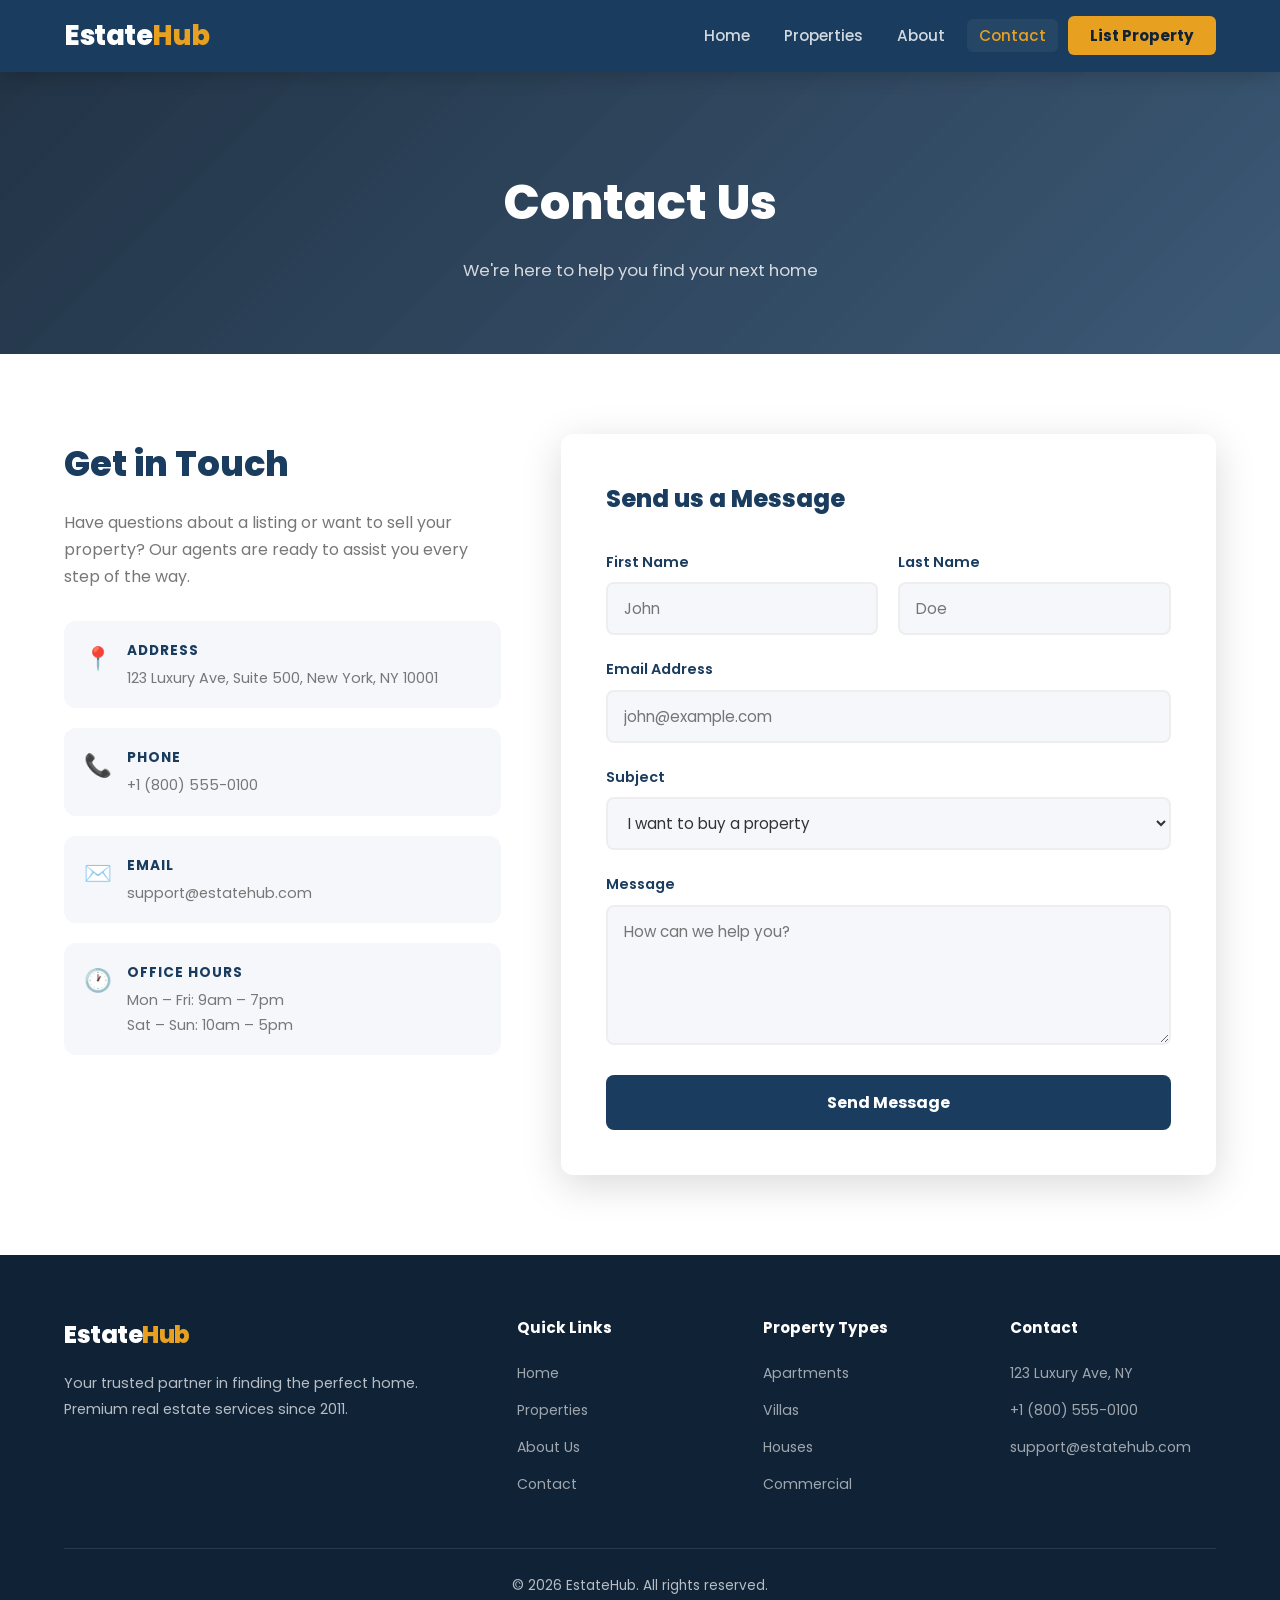
<file: contact.html>
<!DOCTYPE html>
<html lang="en">
<head>
  <meta charset="UTF-8">
  <meta name="viewport" content="width=device-width, initial-scale=1.0">
  <title>Contact Us - EstateHub</title>
  <link rel="stylesheet" href="css/style.css">
</head>
<body>

<nav>
  <div class="logo">Estate<span>Hub</span></div>
  <div class="hamburger" id="hamburger" aria-label="Toggle menu" role="button" tabindex="0">
    <span></span><span></span><span></span>
  </div>
  <ul id="navMenu">
    <li><a href="index.html">Home</a></li>
    <li><a href="properties.html">Properties</a></li>
    <li><a href="about.html">About</a></li>
    <li><a href="contact.html" class="active">Contact</a></li>
    <li><a href="contact.html" class="nav-cta">List Property</a></li>
  </ul>
</nav>

<div class="page-hero">
  <h1>Contact Us</h1>
  <p>We're here to help you find your next home</p>
</div>

<section class="contact-grid">
  <div class="contact-info">
    <h2>Get in Touch</h2>
    <p>Have questions about a listing or want to sell your property? Our agents are ready to assist you every step of the way.</p>
    <div class="contact-detail">
      <div class="contact-detail-icon">📍</div>
      <div>
        <h4>Address</h4>
        <p>123 Luxury Ave, Suite 500, New York, NY 10001</p>
      </div>
    </div>
    <div class="contact-detail">
      <div class="contact-detail-icon">📞</div>
      <div>
        <h4>Phone</h4>
        <p>+1 (800) 555-0100</p>
      </div>
    </div>
    <div class="contact-detail">
      <div class="contact-detail-icon">✉️</div>
      <div>
        <h4>Email</h4>
        <p>support@estatehub.com</p>
      </div>
    </div>
    <div class="contact-detail">
      <div class="contact-detail-icon">🕐</div>
      <div>
        <h4>Office Hours</h4>
        <p>Mon – Fri: 9am – 7pm<br>Sat – Sun: 10am – 5pm</p>
      </div>
    </div>
  </div>

  <form class="contact-form" id="contactForm">
    <h3>Send us a Message</h3>
    <div class="form-row">
      <div class="form-group">
        <label for="fname">First Name</label>
        <input type="text" id="fname" placeholder="John" required>
      </div>
      <div class="form-group">
        <label for="lname">Last Name</label>
        <input type="text" id="lname" placeholder="Doe" required>
      </div>
    </div>
    <div class="form-group">
      <label for="email">Email Address</label>
      <input type="email" id="email" placeholder="john@example.com" required>
    </div>
    <div class="form-group">
      <label for="subject">Subject</label>
      <select id="subject">
        <option>I want to buy a property</option>
        <option>I want to sell a property</option>
        <option>General inquiry</option>
        <option>Schedule a viewing</option>
      </select>
    </div>
    <div class="form-group">
      <label for="message">Message</label>
      <textarea id="message" placeholder="How can we help you?"></textarea>
    </div>
    <button type="submit" class="form-submit">Send Message</button>
  </form>
</section>

<footer>
  <div class="footer-grid">
    <div class="footer-brand">
      <div class="logo">Estate<span>Hub</span></div>
      <p>Your trusted partner in finding the perfect home. Premium real estate services since 2011.</p>
    </div>
    <div class="footer-col">
      <h4>Quick Links</h4>
      <ul>
        <li><a href="index.html">Home</a></li>
        <li><a href="properties.html">Properties</a></li>
        <li><a href="about.html">About Us</a></li>
        <li><a href="contact.html">Contact</a></li>
      </ul>
    </div>
    <div class="footer-col">
      <h4>Property Types</h4>
      <ul>
        <li><a href="properties.html">Apartments</a></li>
        <li><a href="properties.html">Villas</a></li>
        <li><a href="properties.html">Houses</a></li>
        <li><a href="properties.html">Commercial</a></li>
      </ul>
    </div>
    <div class="footer-col">
      <h4>Contact</h4>
      <ul>
        <li><a href="#">123 Luxury Ave, NY</a></li>
        <li><a href="#">+1 (800) 555-0100</a></li>
        <li><a href="#">support@estatehub.com</a></li>
      </ul>
    </div>
  </div>
  <div class="footer-bottom">
    <p>&copy; 2026 EstateHub. All rights reserved.</p>
  </div>
</footer>

<script src="js/main.js"></script>
</body>
</html>
</file>
<file: css/style.css>
@import url('https://fonts.googleapis.com/css2?family=Poppins:wght@300;400;500;600;700;800&display=swap');

:root {
  --primary: #1a3c5e;
  --primary-dark: #0f2236;
  --accent: #e8a020;
  --accent-light: #f5c060;
  --light: #f5f7fa;
  --text: #333;
  --muted: #777;
  --white: #fff;
  --shadow: 0 4px 25px rgba(0,0,0,0.1);
  --shadow-lg: 0 10px 40px rgba(0,0,0,0.15);
  --radius: 12px;
  --transition: all 0.3s ease;
}

* { margin: 0; padding: 0; box-sizing: border-box; }
html { scroll-behavior: smooth; }
body { font-family: 'Poppins', 'Segoe UI', sans-serif; color: var(--text); line-height: 1.7; background: var(--white); }
a { text-decoration: none; color: inherit; }
img { max-width: 100%; display: block; }

/* ===== NAVBAR ===== */
nav {
  background: var(--primary);
  padding: 0 5%;
  display: flex;
  align-items: center;
  justify-content: space-between;
  position: sticky;
  top: 0;
  z-index: 1000;
  height: 72px;
  box-shadow: 0 2px 20px rgba(0,0,0,0.2);
}
.logo { color: var(--white); font-size: 1.7rem; font-weight: 800; letter-spacing: -0.5px; }
.logo span { color: var(--accent); }
nav ul { list-style: none; display: flex; gap: 10px; align-items: center; }
nav ul a { color: rgba(255,255,255,0.8); transition: var(--transition); padding: 6px 12px; border-radius: 6px; font-weight: 500; font-size: 0.95rem; }
nav ul a.active, nav ul a:hover { color: var(--accent); background: rgba(255,255,255,0.05); }
.nav-cta { background: var(--accent) !important; color: var(--primary-dark) !important; padding: 9px 22px !important; border-radius: 6px !important; font-weight: 700 !important; }
.nav-cta:hover { background: var(--accent-light) !important; transform: translateY(-1px); }

/* Hamburger */
.hamburger { display: none; flex-direction: column; gap: 5px; cursor: pointer; padding: 5px; }
.hamburger span { display: block; width: 25px; height: 2px; background: white; border-radius: 2px; transition: var(--transition); }
.hamburger.open span:nth-child(1) { transform: translateY(7px) rotate(45deg); }
.hamburger.open span:nth-child(2) { opacity: 0; }
.hamburger.open span:nth-child(3) { transform: translateY(-7px) rotate(-45deg); }

/* ===== HERO ===== */
.hero {
  background: linear-gradient(135deg, rgba(15,34,54,0.92) 0%, rgba(26,60,94,0.85) 100%),
              url('https://images.unsplash.com/photo-1600585154340-be6161a56a0c?auto=format&fit=crop&w=1920&q=80') center/cover no-repeat;
  color: white;
  padding: 130px 5% 100px;
  text-align: center;
  min-height: 90vh;
  display: flex;
  flex-direction: column;
  align-items: center;
  justify-content: center;
}
.hero h1 { font-size: clamp(2.2rem, 5vw, 4rem); font-weight: 800; line-height: 1.2; margin-bottom: 20px; }
.hero h1 span { color: var(--accent); }
.hero p { font-size: clamp(1rem, 2vw, 1.25rem); color: rgba(255,255,255,0.85); max-width: 600px; margin: 0 auto 35px; }
.hero-btns { display: flex; gap: 15px; flex-wrap: wrap; justify-content: center; }
.btn { display: inline-block; padding: 14px 32px; border-radius: 8px; font-weight: 700; font-size: 1rem; transition: var(--transition); cursor: pointer; border: none; }
.btn-primary { background: var(--accent); color: var(--primary-dark); }
.btn-primary:hover { background: var(--accent-light); transform: translateY(-2px); box-shadow: 0 8px 25px rgba(232,160,32,0.4); }
.btn-outline { background: transparent; color: white; border: 2px solid rgba(255,255,255,0.6); }
.btn-outline:hover { background: rgba(255,255,255,0.1); border-color: white; transform: translateY(-2px); }

/* Search Bar */
.hero-search {
  background: white;
  border-radius: 12px;
  padding: 8px;
  display: flex;
  gap: 8px;
  max-width: 650px;
  width: 100%;
  margin: 0 auto 35px;
  box-shadow: var(--shadow-lg);
}
.hero-search input {
  flex: 1;
  border: none;
  outline: none;
  padding: 10px 15px;
  font-family: inherit;
  font-size: 0.95rem;
  color: var(--text);
  border-radius: 8px;
}
.hero-search select {
  border: none;
  outline: none;
  padding: 10px 12px;
  font-family: inherit;
  font-size: 0.9rem;
  color: var(--muted);
  background: var(--light);
  border-radius: 8px;
  cursor: pointer;
}
.hero-search button {
  background: var(--accent);
  color: var(--primary-dark);
  border: none;
  padding: 12px 24px;
  border-radius: 8px;
  font-weight: 700;
  cursor: pointer;
  font-family: inherit;
  transition: var(--transition);
  white-space: nowrap;
}
.hero-search button:hover { background: var(--accent-light); }

/* ===== STATS ===== */
.stats {
  background: var(--primary);
  color: white;
  display: grid;
  grid-template-columns: repeat(3, 1fr);
  padding: 60px 5%;
  text-align: center;
  gap: 20px;
}
.stat-item { padding: 20px; }
.stat-item h3 { font-size: clamp(2rem, 4vw, 3rem); color: var(--accent); font-weight: 800; line-height: 1; }
.stat-item p { color: rgba(255,255,255,0.75); margin-top: 8px; font-size: 0.95rem; }

/* ===== SECTION TITLES ===== */
.section-title { text-align: center; margin-bottom: 50px; }
.section-title h2 { font-size: clamp(1.8rem, 3vw, 2.5rem); color: var(--primary); font-weight: 800; }
.section-title p { color: var(--muted); margin-top: 10px; font-size: 1rem; }
.section-title .line { width: 60px; height: 4px; background: var(--accent); border-radius: 2px; margin: 15px auto 0; }

/* ===== FEATURED PROPERTIES ===== */
.featured-section { padding: 80px 5%; background: var(--light); }
.properties-grid {
  display: grid;
  grid-template-columns: repeat(auto-fill, minmax(300px, 1fr));
  gap: 30px;
}
.property-card {
  background: white;
  border-radius: var(--radius);
  overflow: hidden;
  box-shadow: var(--shadow);
  transition: var(--transition);
}
.property-card:hover { transform: translateY(-8px); box-shadow: var(--shadow-lg); }
.property-img-wrap { position: relative; overflow: hidden; }
.property-img { width: 100%; height: 220px; object-fit: cover; transition: transform 0.4s ease; }
.property-card:hover .property-img { transform: scale(1.05); }
.property-badge {
  position: absolute;
  top: 15px;
  left: 15px;
  background: var(--accent);
  color: var(--primary-dark);
  padding: 4px 12px;
  border-radius: 20px;
  font-size: 0.78rem;
  font-weight: 700;
  text-transform: uppercase;
}
.property-info { padding: 22px; }
.property-price { font-size: 1.5rem; font-weight: 800; color: var(--primary); }
.property-title { font-size: 1.05rem; font-weight: 600; margin: 6px 0; color: var(--text); }
.property-location { color: var(--muted); font-size: 0.88rem; }
.property-features { display: flex; gap: 15px; margin-top: 15px; padding-top: 15px; border-top: 1px solid #eee; }
.property-features span { font-size: 0.82rem; color: var(--muted); }

/* ===== WHY CHOOSE US ===== */
.why-section { padding: 80px 5%; }
.features-grid { display: grid; grid-template-columns: repeat(auto-fit, minmax(220px, 1fr)); gap: 30px; }
.feature-card {
  text-align: center;
  padding: 40px 25px;
  border-radius: var(--radius);
  background: var(--light);
  transition: var(--transition);
}
.feature-card:hover { background: var(--primary); color: white; transform: translateY(-5px); }
.feature-card:hover h3, .feature-card:hover p { color: white; }
.feature-icon { font-size: 2.5rem; margin-bottom: 18px; }
.feature-card h3 { font-size: 1.1rem; color: var(--primary); margin-bottom: 10px; font-weight: 700; }
.feature-card p { color: var(--muted); font-size: 0.9rem; }

/* ===== TESTIMONIALS ===== */
.testimonials-section { padding: 80px 5%; background: var(--light); }
.testimonials-grid { display: grid; grid-template-columns: repeat(auto-fit, minmax(280px, 1fr)); gap: 30px; }
.testimonial-card {
  background: white;
  padding: 35px;
  border-radius: var(--radius);
  box-shadow: var(--shadow);
  position: relative;
}
.testimonial-card::before { content: '"'; font-size: 5rem; color: var(--accent); opacity: 0.2; position: absolute; top: 10px; left: 20px; line-height: 1; font-family: Georgia, serif; }
.testimonial-text { color: var(--muted); font-size: 0.95rem; margin-bottom: 20px; font-style: italic; }
.testimonial-author { display: flex; align-items: center; gap: 12px; }
.testimonial-avatar { width: 48px; height: 48px; border-radius: 50%; object-fit: cover; }
.testimonial-name { font-weight: 700; color: var(--primary); font-size: 0.95rem; }
.testimonial-role { color: var(--muted); font-size: 0.8rem; }
.stars { color: var(--accent); font-size: 0.9rem; margin-bottom: 12px; }

/* ===== CTA BANNER ===== */
.cta-banner {
  background: linear-gradient(135deg, var(--primary) 0%, var(--primary-dark) 100%);
  color: white;
  text-align: center;
  padding: 80px 5%;
}
.cta-banner h2 { font-size: clamp(1.8rem, 3vw, 2.5rem); font-weight: 800; margin-bottom: 15px; }
.cta-banner p { color: rgba(255,255,255,0.8); margin-bottom: 35px; font-size: 1.05rem; }

/* ===== PAGE HERO ===== */
.page-hero {
  background: linear-gradient(135deg, rgba(15,34,54,0.92) 0%, rgba(26,60,94,0.85) 100%),
              url('https://images.unsplash.com/photo-1600585154340-be6161a56a0c?auto=format&fit=crop&w=1920&q=80') center/cover no-repeat;
  color: white;
  padding: 90px 5% 70px;
  text-align: center;
}
.page-hero h1 { font-size: clamp(2rem, 4vw, 3rem); font-weight: 800; }
.page-hero p { color: rgba(255,255,255,0.8); margin-top: 12px; font-size: 1.05rem; }

/* ===== ABOUT PAGE ===== */
.about-story {
  display: grid;
  grid-template-columns: 1fr 1.2fr;
  gap: 70px;
  align-items: center;
  padding: 90px 5%;
}
.about-story img { border-radius: var(--radius); box-shadow: var(--shadow-lg); }
.about-story h2 { font-size: clamp(1.8rem, 3vw, 2.4rem); color: var(--primary); font-weight: 800; margin-bottom: 20px; }
.about-story p { color: var(--muted); margin-bottom: 15px; }
.values-grid { display: grid; grid-template-columns: repeat(auto-fit, minmax(180px, 1fr)); gap: 20px; margin-top: 30px; }
.value-card { background: var(--light); padding: 25px; border-radius: var(--radius); border-left: 4px solid var(--accent); }
.value-card h3 { color: var(--primary); margin-bottom: 8px; font-size: 1rem; font-weight: 700; }
.value-card p { color: var(--muted); font-size: 0.88rem; margin: 0; }

.team-section { padding: 80px 5%; background: var(--light); }
.team-grid { display: grid; grid-template-columns: repeat(auto-fit, minmax(220px, 1fr)); gap: 30px; }
.team-card { background: white; border-radius: var(--radius); overflow: hidden; box-shadow: var(--shadow); text-align: center; transition: var(--transition); }
.team-card:hover { transform: translateY(-6px); box-shadow: var(--shadow-lg); }
.team-card img { width: 100%; height: 220px; object-fit: cover; }
.team-card-info { padding: 20px; }
.team-card-info h4 { color: var(--primary); font-weight: 700; }
.team-card-info p { color: var(--muted); font-size: 0.85rem; margin-top: 4px; }

/* ===== CONTACT PAGE ===== */
.contact-grid {
  display: grid;
  grid-template-columns: 1fr 1.5fr;
  gap: 60px;
  padding: 80px 5%;
}
.contact-info h2 { font-size: clamp(1.6rem, 3vw, 2.2rem); color: var(--primary); margin-bottom: 15px; font-weight: 800; }
.contact-info > p { color: var(--muted); margin-bottom: 30px; }
.contact-detail { margin-bottom: 20px; padding: 18px 20px; background: var(--light); border-radius: var(--radius); display: flex; align-items: flex-start; gap: 15px; }
.contact-detail-icon { font-size: 1.4rem; flex-shrink: 0; }
.contact-detail h4 { color: var(--primary); font-size: 0.85rem; font-weight: 700; text-transform: uppercase; letter-spacing: 1px; margin-bottom: 4px; }
.contact-detail p { color: var(--muted); font-size: 0.9rem; margin: 0; }
.contact-form { background: white; padding: 45px; border-radius: var(--radius); box-shadow: var(--shadow-lg); }
.contact-form h3 { color: var(--primary); font-size: 1.5rem; font-weight: 800; margin-bottom: 30px; }
.form-row { display: grid; grid-template-columns: 1fr 1fr; gap: 20px; }
.form-group { margin-bottom: 22px; }
.form-group label { display: block; font-weight: 600; margin-bottom: 8px; color: var(--primary); font-size: 0.9rem; }
.form-group input, .form-group textarea, .form-group select {
  width: 100%; padding: 13px 16px; border: 2px solid #eee; border-radius: 8px;
  font-family: inherit; font-size: 0.95rem; transition: var(--transition); color: var(--text); background: var(--light);
}
.form-group input:focus, .form-group textarea:focus, .form-group select:focus { outline: none; border-color: var(--accent); background: white; }
.form-group textarea { height: 140px; resize: vertical; }
.form-submit { width: 100%; background: var(--primary); color: white; padding: 15px; border: none; border-radius: 8px; font-size: 1rem; font-weight: 700; cursor: pointer; transition: var(--transition); font-family: inherit; }
.form-submit:hover { background: var(--accent); color: var(--primary-dark); transform: translateY(-2px); }

/* ===== PROPERTIES PAGE ===== */
.properties-page { padding: 60px 5%; }
.filter-bar {
  display: flex;
  gap: 12px;
  flex-wrap: wrap;
  margin-bottom: 40px;
  background: white;
  padding: 20px;
  border-radius: var(--radius);
  box-shadow: var(--shadow);
  align-items: flex-end;
}
.filter-bar select, .filter-bar input {
  padding: 11px 15px; border: 2px solid #eee; border-radius: 8px;
  font-family: inherit; font-size: 0.9rem; color: var(--text); background: var(--light);
  transition: var(--transition); flex: 1; min-width: 140px;
}
.filter-bar select:focus, .filter-bar input:focus { outline: none; border-color: var(--accent); }
.filter-bar button { background: var(--primary); color: white; border: none; padding: 12px 28px; border-radius: 8px; font-weight: 700; cursor: pointer; font-family: inherit; transition: var(--transition); white-space: nowrap; }
.filter-bar button:hover { background: var(--accent); color: var(--primary-dark); }

/* ===== FOOTER ===== */
footer {
  background: var(--primary-dark);
  color: rgba(255,255,255,0.7);
  padding: 60px 5% 30px;
}
.footer-grid { display: grid; grid-template-columns: 2fr 1fr 1fr 1fr; gap: 40px; margin-bottom: 40px; }
.footer-brand .logo { font-size: 1.5rem; margin-bottom: 15px; }
.footer-brand p { font-size: 0.9rem; line-height: 1.8; }
.footer-col h4 { color: white; font-weight: 700; margin-bottom: 18px; font-size: 0.95rem; }
.footer-col ul { list-style: none; }
.footer-col ul li { margin-bottom: 10px; }
.footer-col ul a { color: rgba(255,255,255,0.6); font-size: 0.88rem; transition: var(--transition); }
.footer-col ul a:hover { color: var(--accent); }
.footer-bottom { border-top: 1px solid rgba(255,255,255,0.1); padding-top: 25px; text-align: center; font-size: 0.85rem; }

/* ===== RESPONSIVE ===== */
@media (max-width: 992px) {
  .about-story, .contact-grid { grid-template-columns: 1fr; gap: 40px; }
  .footer-grid { grid-template-columns: 1fr 1fr; }
  .form-row { grid-template-columns: 1fr; }
}

@media (max-width: 768px) {
  .hamburger { display: flex; }
  nav ul {
    display: none;
    position: absolute;
    top: 72px;
    left: 0;
    right: 0;
    background: var(--primary-dark);
    flex-direction: column;
    padding: 20px;
    gap: 5px;
    box-shadow: 0 10px 30px rgba(0,0,0,0.3);
  }
  nav ul.open { display: flex; }
  nav ul a { padding: 12px 16px; display: block; border-radius: 8px; }
  .nav-cta { text-align: center; }
  .stats { grid-template-columns: 1fr; }
  .hero-search { flex-direction: column; }
  .hero-search select { width: 100%; }
  .footer-grid { grid-template-columns: 1fr; }
  .contact-form { padding: 30px 20px; }
}

@media (max-width: 480px) {
  .hero { padding: 80px 5% 60px; min-height: auto; }
  .hero-btns { flex-direction: column; align-items: center; }
  .btn { width: 100%; text-align: center; }
  .properties-grid { grid-template-columns: 1fr; }
  .features-grid { grid-template-columns: 1fr 1fr; }
  .filter-bar { flex-direction: column; }
  .filter-bar select, .filter-bar input, .filter-bar button { width: 100%; }
}
</file>
